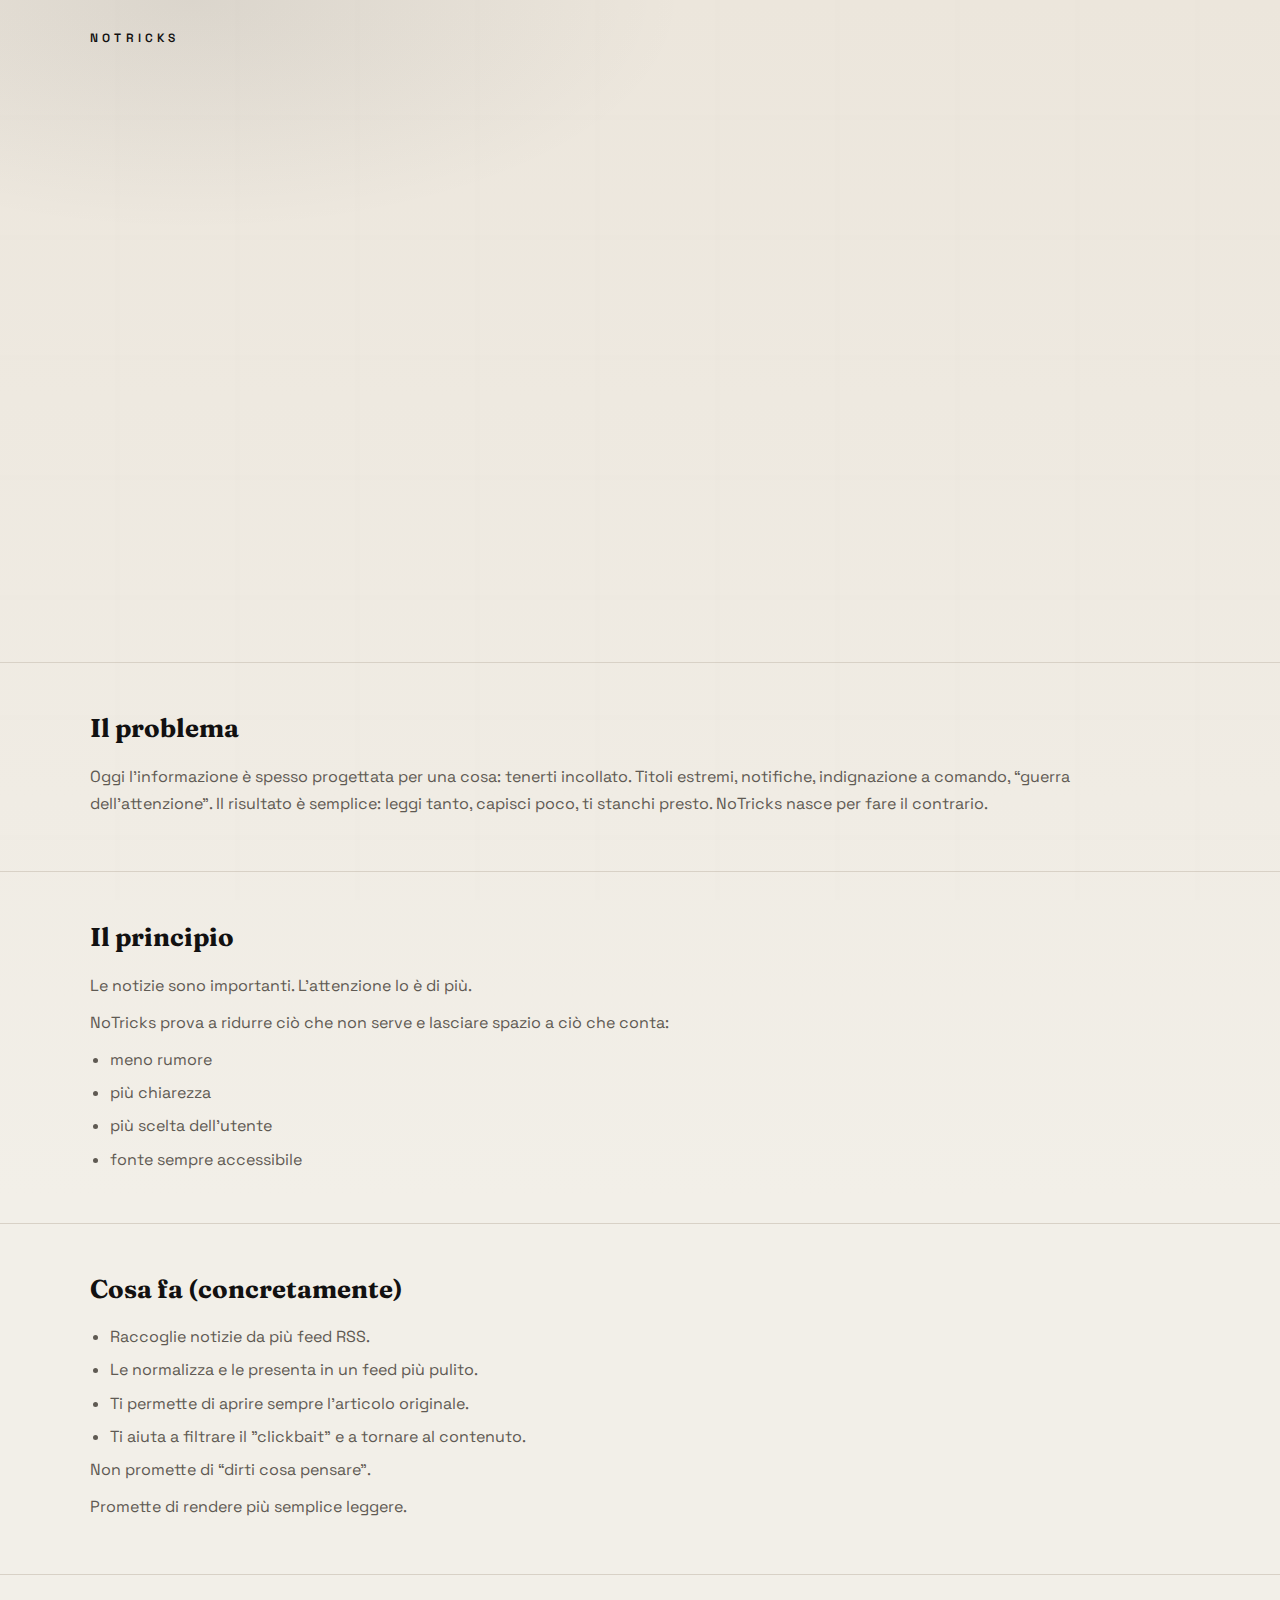
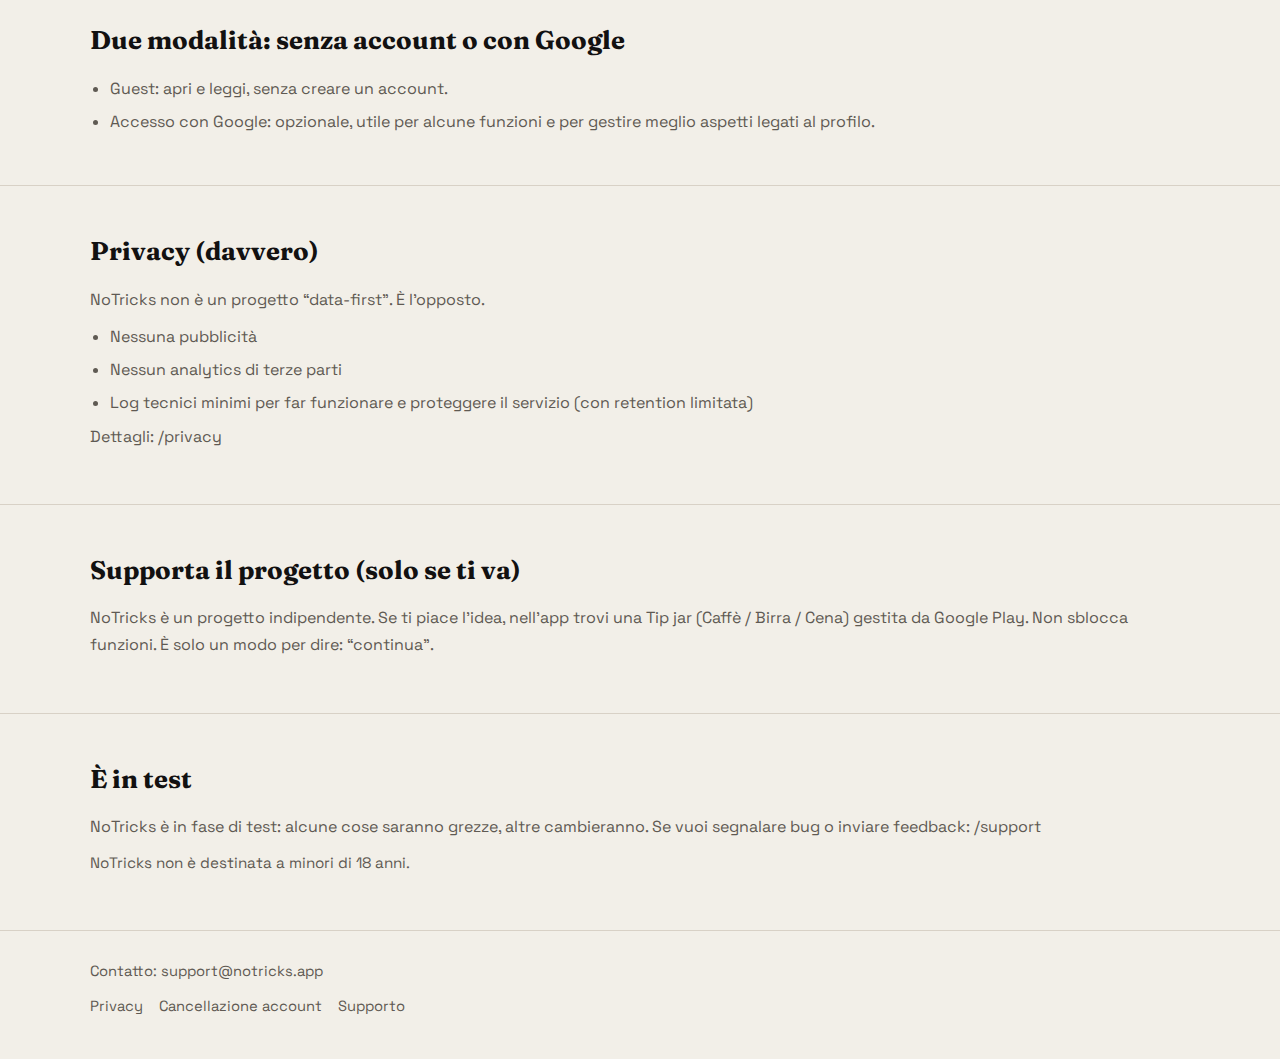
<file: index.html>
<!DOCTYPE html>
<html lang="it">
    <head>
        <meta charset="utf-8" />
        <meta name="viewport" content="width=device-width, initial-scale=1" />
        <title>NoTricks — Informarsi senza farsi usare</title>
        <meta name="description" content="NoTricks è un'app Android per leggere notizie da feed RSS con meno rumore e più controllo." />
        <link rel="canonical" href="https://notricks.app/" />
        <link rel="apple-touch-icon" sizes="180x180" href="/assets/apple-touch-icon.png" />
        <link rel="icon" href="/assets/favicon.ico" sizes="any" />
        <link rel="icon" type="image/png" sizes="32x32" href="/assets/favicon_32.png" />
        <link rel="icon" type="image/svg+xml" href="/assets/notricks_logo.svg" />
        <meta property="og:title" content="NoTricks. Informarsi senza farsi usare." />
        <meta property="og:site_name" content="NoTricks" />
        <meta property="og:description" content="Un'app Android per leggere notizie da feed RSS con meno rumore e più controllo." />
        <meta property="og:url" content="https://notricks.app/" />
        <meta property="og:type" content="website" />
        <meta property="og:image" content="https://notricks.app/assets/og-image.svg" />
        <meta name="twitter:card" content="summary_large_image" />
        <link rel="stylesheet" href="/assets/site.v2.css" />
    </head>
    <body>
        <div class="page">
            <header>
                <div class="container">
                    <div class="brand">NoTricks</div>
                </div>
            </header>

            <main>
                <section class="hero">
                    <div class="container hero-grid">
                        <div class="fade-up">
                            <p class="kicker">Just facts.</p>
                            <h1>NoTricks. Informarsi senza farsi usare.</h1>
                            <p class="subtitle">
                                Un'app Android per leggere notizie da feed RSS con meno rumore e più controllo. Niente titoli urlati come unica strategia. Niente infinite distrazioni. Solo notizie,
                                leggibili, con la fonte al centro.
                            </p>
                            <div class="cta-row">
                                <button class="button-primary" type="button" data-modal-open>Scarica NoTricks</button>
                                <nav class="quick-links" aria-label="Link rapidi">
                                    <a href="/privacy">Privacy</a>
                                    <a href="/delete-account">Cancellazione account</a>
                                    <a href="/support">Supporto</a>
                                </nav>
                            </div>
                        </div>
                        <aside class="hero-card fade-up fade-delay-2">
                            <h2>Funzioni principali</h2>
                            <ul>
                                <li>Feed notizie e dettaglio</li>
                                <li>Apri la fonte originale</li>
                                <li>Condivisione</li>
                                <li>Salvati (solo sul telefono)</li>
                            </ul>
                        </aside>
                    </div>
                </section>

                <section class="section">
                    <div class="container">
                        <h2>Il problema</h2>
                        <p>
                            Oggi l’informazione è spesso progettata per una cosa: tenerti incollato. Titoli estremi, notifiche, indignazione a comando, “guerra dell’attenzione”. Il risultato è
                            semplice: leggi tanto, capisci poco, ti stanchi presto. NoTricks nasce per fare il contrario.
                        </p>
                    </div>
                </section>

                <section class="section">
                    <div class="container">
                        <h2>Il principio</h2>
                        <p>Le notizie sono importanti. L’attenzione lo è di più.</p>
                        <p>NoTricks prova a ridurre ciò che non serve e lasciare spazio a ciò che conta:</p>
                        <ul>
                            <li>meno rumore</li>
                            <li>più chiarezza</li>
                            <li>più scelta dell’utente</li>
                            <li>fonte sempre accessibile</li>
                        </ul>
                    </div>
                </section>

                <section class="section">
                    <div class="container">
                        <h2>Cosa fa (concretamente)</h2>
                        <ul>
                            <li>Raccoglie notizie da più feed RSS.</li>
                            <li>Le normalizza e le presenta in un feed più pulito.</li>
                            <li>Ti permette di aprire sempre l'articolo originale.</li>
                            <li>Ti aiuta a filtrare il "clickbait" e a tornare al contenuto.</li>
                        </ul>
                        <p>Non promette di “dirti cosa pensare”.</p>
                        <p>Promette di rendere più semplice leggere.</p>
                    </div>
                </section>

                <section class="section">
                    <div class="container">
                        <h2>Due modalità: senza account o con Google</h2>
                        <ul>
                            <li>Guest: apri e leggi, senza creare un account.</li>
                            <li> Accesso con Google: opzionale, utile per alcune funzioni e per gestire meglio aspetti legati al profilo. </li>
                        </ul>
                    </div>
                </section>

                <section class="section">
                    <div class="container">
                        <h2>Privacy (davvero)</h2>
                        <p>NoTricks non è un progetto “data-first”. È l’opposto.</p>
                        <ul>
                            <li>Nessuna pubblicità</li>
                            <li>Nessun analytics di terze parti</li>
                            <li>Log tecnici minimi per far funzionare e proteggere il servizio (con retention limitata)</li>
                        </ul>
                        <p>Dettagli: <a href="/privacy">/privacy</a></p>
                    </div>
                </section>

                <section class="section">
                    <div class="container">
                        <h2>Supporta il progetto (solo se ti va)</h2>
                        <p>
                            NoTricks è un progetto indipendente. Se ti piace l’idea, nell’app trovi una Tip jar (Caffè / Birra / Cena) gestita da Google Play. Non sblocca funzioni. È solo un modo per
                            dire: “continua”.
                        </p>
                    </div>
                </section>

                <section class="section">
                    <div class="container">
                        <h2>È in test</h2>
                        <p> NoTricks è in fase di test: alcune cose saranno grezze, altre cambieranno. Se vuoi segnalare bug o inviare feedback: <a href="/support">/support</a> </p>
                        <p class="note">NoTricks non è destinata a minori di 18 anni.</p>
                    </div>
                </section>
            </main>

            <footer>
                <div class="container">
                    <div>Contatto: support@notricks.app</div>
                    <div class="footer-links">
                        <a href="/privacy">Privacy</a>
                        <a href="/delete-account">Cancellazione account</a>
                        <a href="/support">Supporto</a>
                    </div>
                </div>
            </footer>
        </div>
        <div class="modal-backdrop" data-modal-backdrop hidden>
            <div class="modal" role="dialog" aria-modal="true" aria-labelledby="modal-title" aria-describedby="modal-body">
                <div class="modal-card">
                    <h2 id="modal-title">Ci siamo quasi</h2>
                    <p id="modal-body" aria-live="polite">
                        Il programma di test non è ancora pronto, ma manca pochissimo.
                        Se vuoi, scrivici a <a href="mailto:support@notricks.app?subject=Richiesta%20accesso%20test%20NoTricks">support@notricks.app</a> e ti aggiorniamo appena parte.
                    </p>
                    <div class="modal-actions">
                        <button class="button-secondary" type="button" data-modal-close>Chiudi</button>
                    </div>
                </div>
            </div>
        </div>
        <script>
            (function () {
                var openBtn = document.querySelector("[data-modal-open]");
                var closeBtn = document.querySelector("[data-modal-close]");
                var backdrop = document.querySelector("[data-modal-backdrop]");
                var modal = backdrop ? backdrop.querySelector(".modal") : null;
                if (!openBtn || !closeBtn || !backdrop || !modal) return;
                var lastFocused = null;

                function getFocusable(container) {
                    return Array.prototype.slice.call(
                        container.querySelectorAll('a[href], button:not([disabled]), [tabindex="0"]')
                    );
                }

                function openModal() {
                    backdrop.hidden = false;
                    document.body.classList.add("modal-open");
                    lastFocused = document.activeElement;
                    closeBtn.focus();
                }

                function closeModal() {
                    backdrop.hidden = true;
                    document.body.classList.remove("modal-open");
                    if (lastFocused && typeof lastFocused.focus === "function") {
                        lastFocused.focus();
                    } else {
                        openBtn.focus();
                    }
                }

                openBtn.addEventListener("click", openModal);
                closeBtn.addEventListener("click", closeModal);
                backdrop.addEventListener("click", function (event) {
                    if (event.target === backdrop) closeModal();
                });
                document.addEventListener("keydown", function (event) {
                    if (event.key === "Tab" && !backdrop.hidden) {
                        var focusable = getFocusable(modal);
                        if (focusable.length === 0) return;
                        var first = focusable[0];
                        var last = focusable[focusable.length - 1];
                        if (event.shiftKey && document.activeElement === first) {
                            event.preventDefault();
                            last.focus();
                        } else if (!event.shiftKey && document.activeElement === last) {
                            event.preventDefault();
                            first.focus();
                        }
                    }
                    if (event.key === "Escape" && !backdrop.hidden) closeModal();
                });
            })();
        </script>
    </body>
</html>
</file>
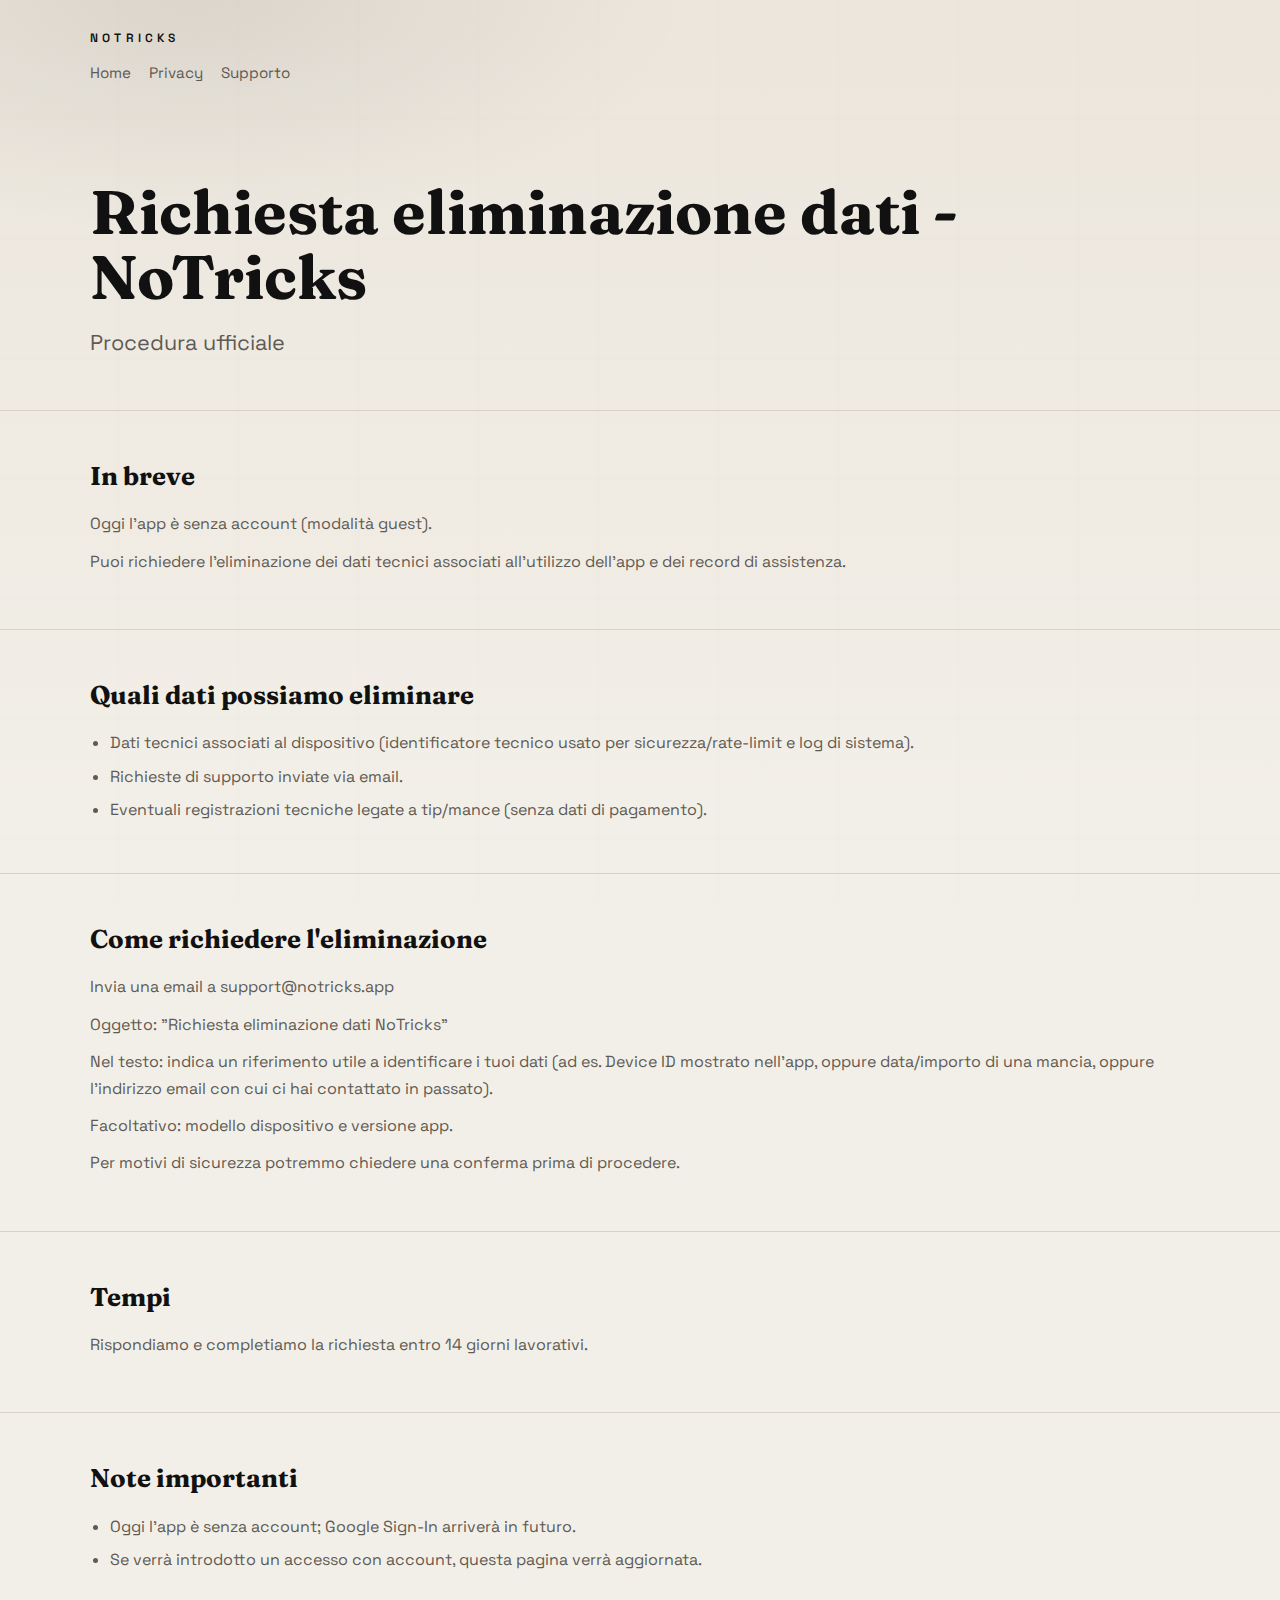
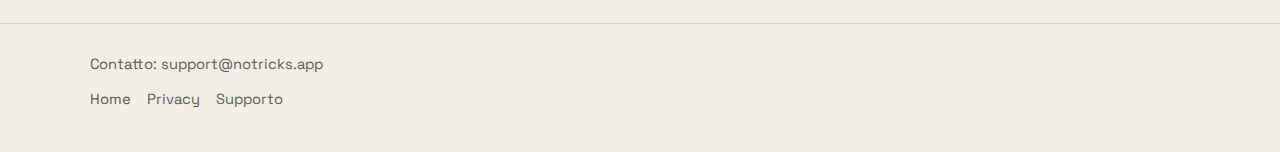
<file: delete-account/index.html>
<!doctype html>
<html lang="it">
    <head>
        <meta charset="utf-8" />
        <meta name="viewport" content="width=device-width, initial-scale=1" />
        <title>Richiesta eliminazione dati - NoTricks</title>
        <meta name="description" content="Procedura di richiesta eliminazione dati per NoTricks, con tempi e informazioni utili." />
        <link rel="canonical" href="https://notricks.app/delete-account" />
        <meta property="og:title" content="Richiesta eliminazione dati - NoTricks" />
        <meta property="og:site_name" content="NoTricks" />
        <meta property="og:description" content="Procedura di richiesta eliminazione dati per NoTricks, con tempi e informazioni utili." />
        <meta property="og:url" content="https://notricks.app/delete-account" />
        <meta property="og:type" content="website" />
        <meta property="og:image" content="https://notricks.app/assets/og-image.svg" />
        <meta name="twitter:card" content="summary_large_image" />
        <link rel="apple-touch-icon" sizes="180x180" href="/assets/apple-touch-icon.png" />
        <link rel="icon" href="/assets/favicon.ico" sizes="any" />
        <link rel="icon" type="image/png" sizes="32x32" href="/assets/favicon_32.png" />
        <link rel="icon" type="image/svg+xml" href="/assets/notricks_logo.svg" />
        <link rel="stylesheet" href="/assets/site.v2.css" />
    </head>
    <body>
        <div class="page">
            <header>
                <div class="container">
                    <div class="brand">NoTricks</div>
                    <nav class="nav" aria-label="Navigazione">
                        <a href="/">Home</a>
                        <a href="/privacy">Privacy</a>
                        <a href="/support">Supporto</a>
                    </nav>
                </div>
            </header>

            <main>
                <section class="hero">
                    <div class="container">
                        <h1>Richiesta eliminazione dati - NoTricks</h1>
                        <p class="subtitle">Procedura ufficiale</p>
                    </div>
                </section>

                <section class="section">
                    <div class="container">
                        <h2>In breve</h2>
                        <p>Oggi l’app è senza account (modalità guest).</p>
                        <p>Puoi richiedere l'eliminazione dei dati tecnici associati all'utilizzo dell'app e dei record di assistenza.</p>
                    </div>
                </section>

                <section class="section">
                    <div class="container">
                        <h2>Quali dati possiamo eliminare</h2>
                        <ul>
                            <li>Dati tecnici associati al dispositivo (identificatore tecnico usato per sicurezza/rate-limit e log di sistema).</li>
                            <li>Richieste di supporto inviate via email.</li>
                            <li>Eventuali registrazioni tecniche legate a tip/mance (senza dati di pagamento).</li>
                        </ul>
                    </div>
                </section>

                <section class="section">
                    <div class="container">
                        <h2>Come richiedere l'eliminazione</h2>
                        <p>Invia una email a <a href="mailto:support@notricks.app">support@notricks.app</a></p>
                        <p>Oggetto: "Richiesta eliminazione dati NoTricks"</p>
                        <p
                            >Nel testo: indica un riferimento utile a identificare i tuoi dati (ad es. Device ID mostrato nell'app, oppure data/importo di una mancia, oppure l'indirizzo email con cui
                            ci hai contattato in passato).</p
                        >
                        <p>Facoltativo: modello dispositivo e versione app.</p>
                        <p>Per motivi di sicurezza potremmo chiedere una conferma prima di procedere.</p>
                    </div>
                </section>

                <section class="section">
                    <div class="container">
                        <h2>Tempi</h2>
                        <p>Rispondiamo e completiamo la richiesta entro 14 giorni lavorativi.</p>
                    </div>
                </section>

                <section class="section">
                    <div class="container">
                        <h2>Note importanti</h2>
                        <ul>
                            <li>Oggi l’app è senza account; Google Sign-In arriverà in futuro.</li>
                            <li>Se verrà introdotto un accesso con account, questa pagina verrà aggiornata.</li>
                        </ul>
                    </div>
                </section>
            </main>

            <footer>
                <div class="container">
                    <div>Contatto: <a href="mailto:support@notricks.app">support@notricks.app</a></div>
                    <div class="footer-links">
                        <a href="/">Home</a>
                        <a href="/privacy">Privacy</a>
                        <a href="/support">Supporto</a>
                    </div>
                </div>
            </footer>
        </div>
    </body>
</html>
</file>
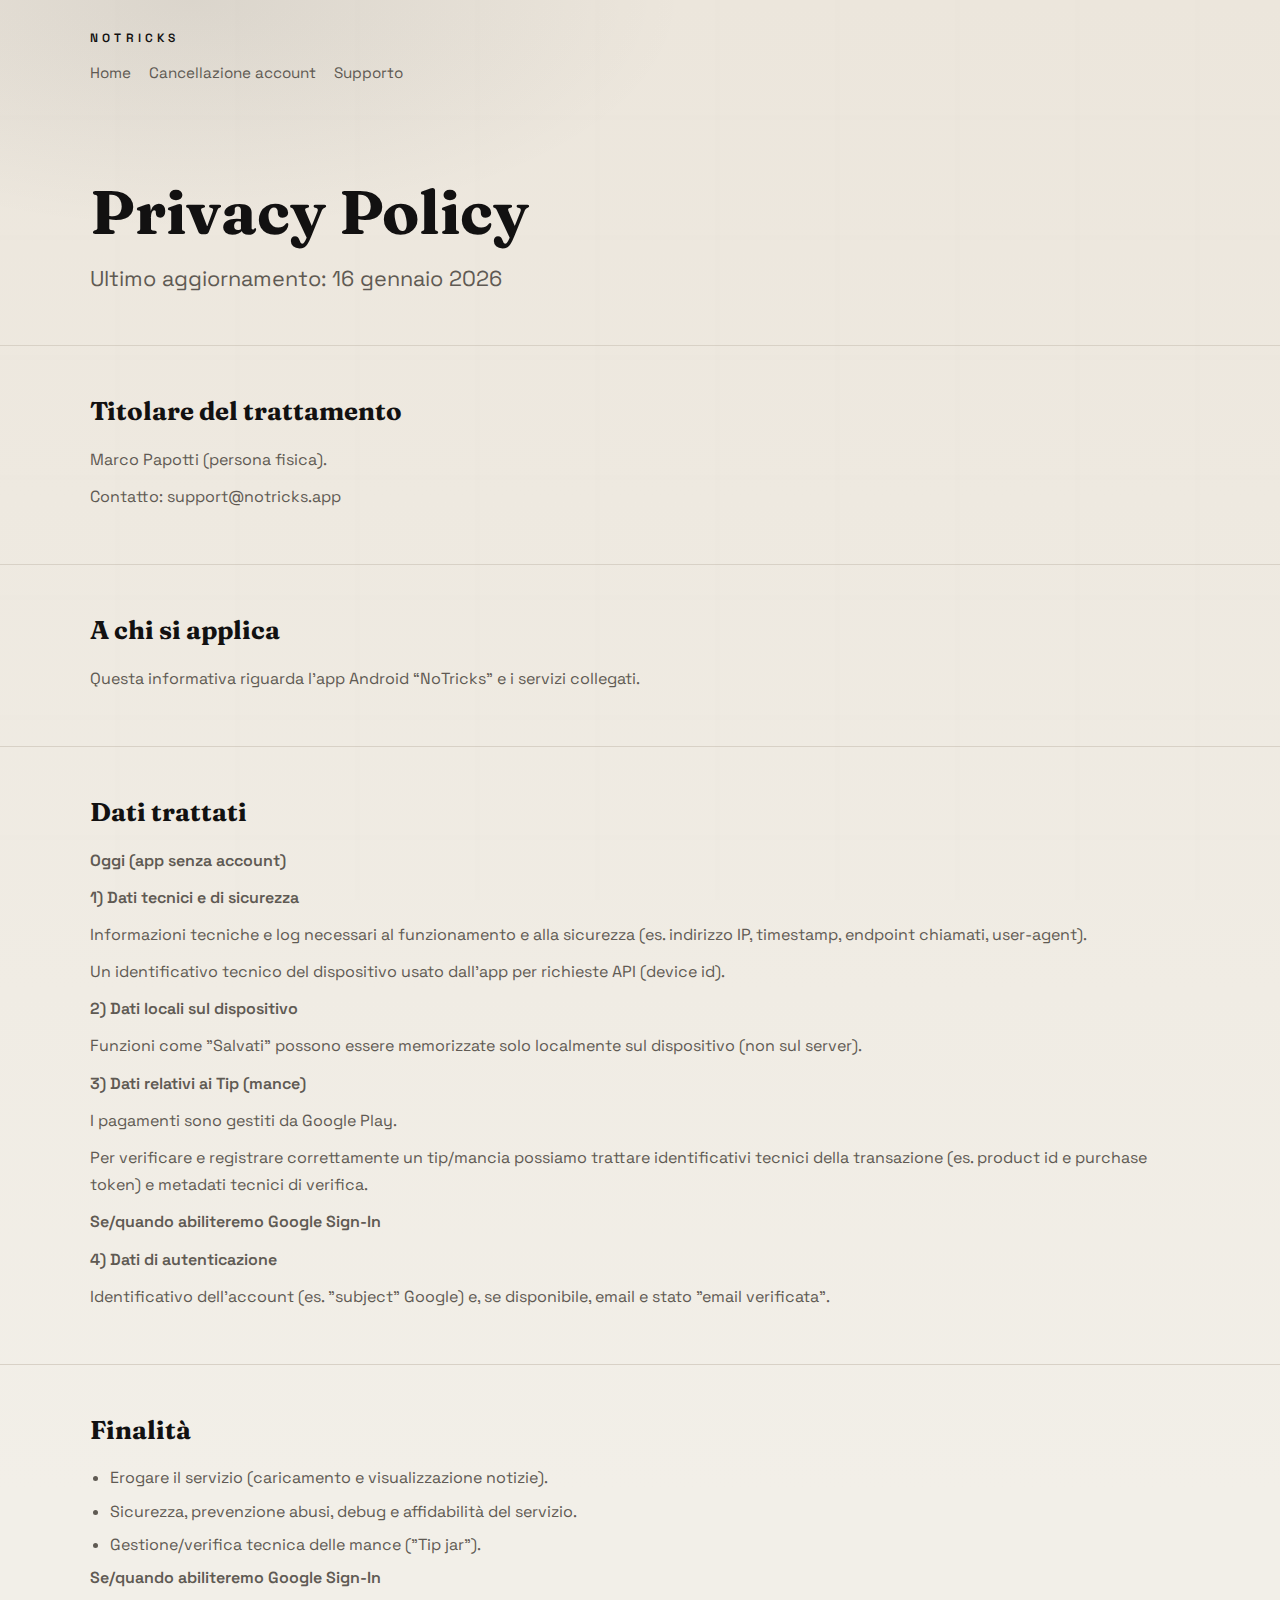
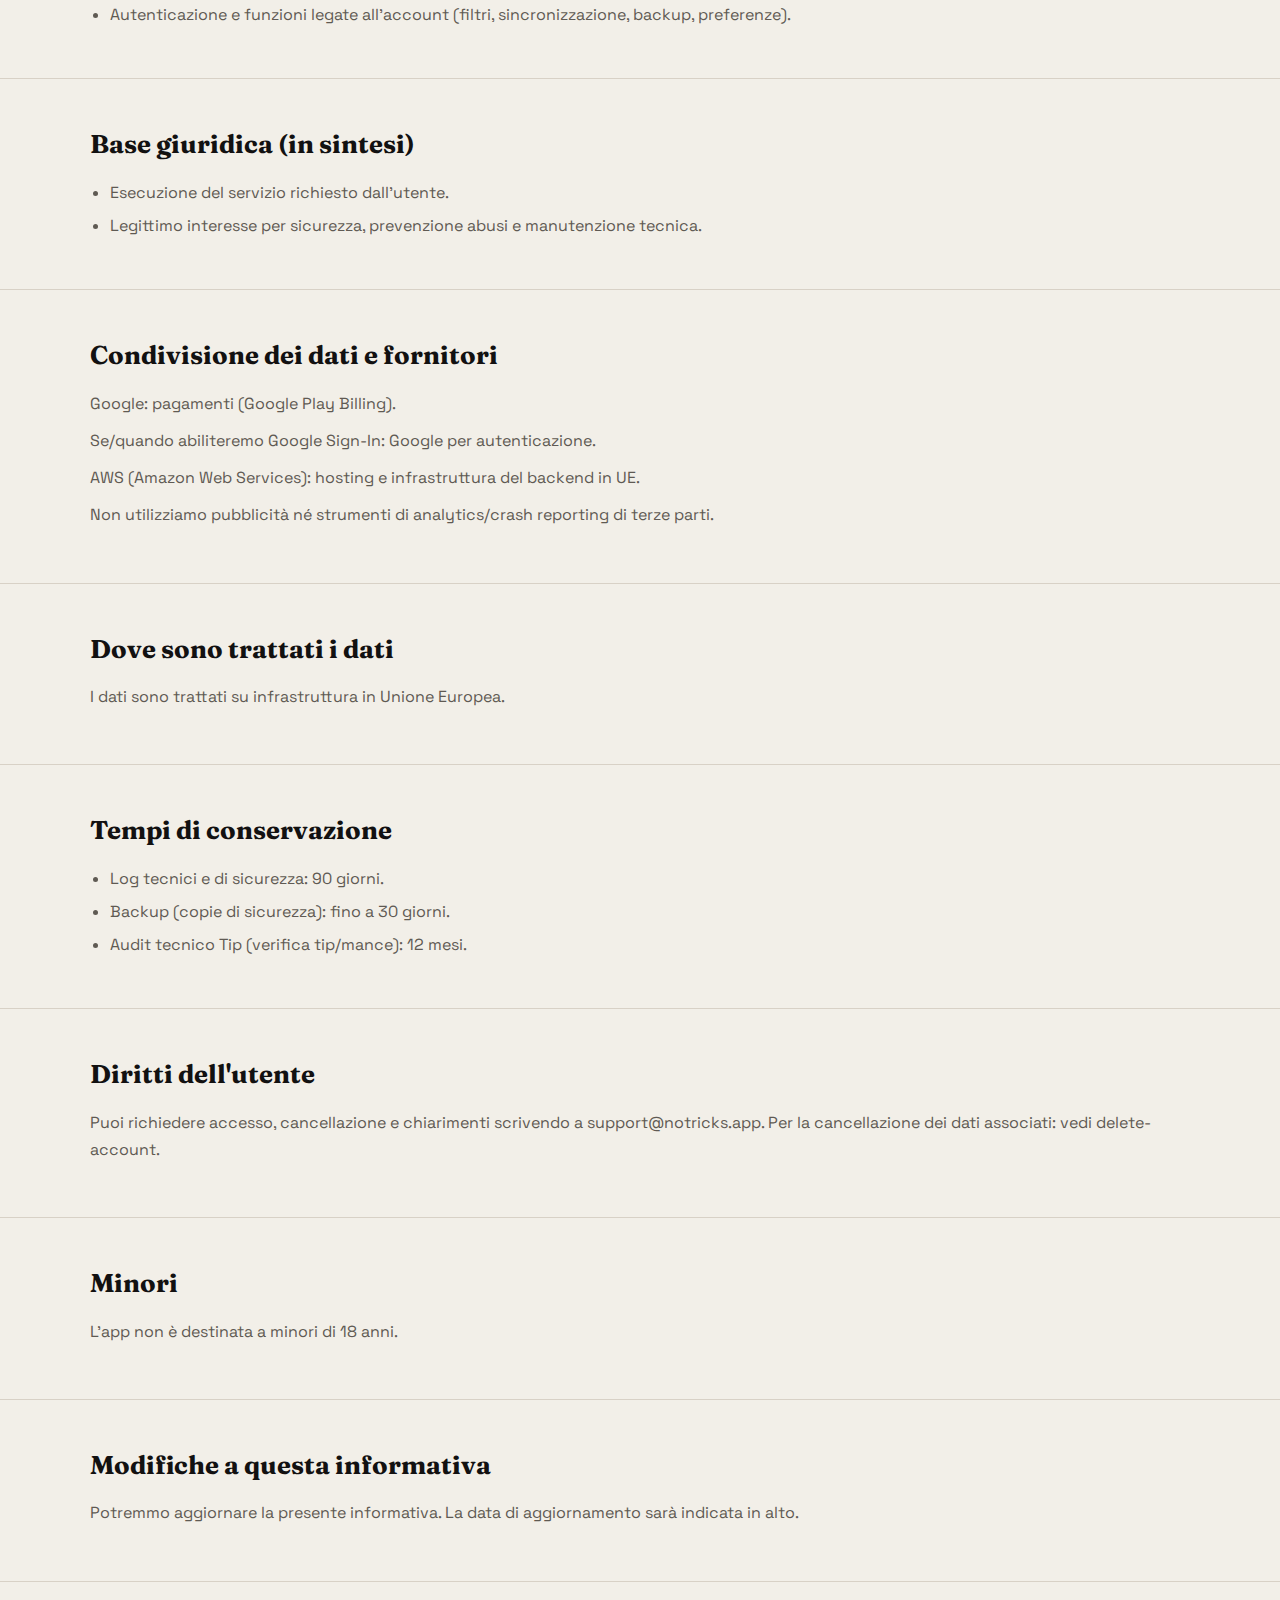
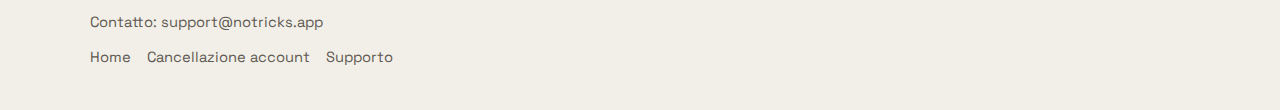
<file: privacy/index.html>
<!doctype html>
<html lang="it">
    <head>
        <meta charset="utf-8" />
        <meta name="viewport" content="width=device-width, initial-scale=1" />
        <title>Privacy Policy — NoTricks</title>
        <meta name="description" content="Informativa privacy per l'app Android NoTricks, inclusi dati trattati, finalità, conservazione e diritti." />
        <link rel="canonical" href="https://notricks.app/privacy" />
        <meta property="og:title" content="Privacy Policy - NoTricks" />
        <meta property="og:site_name" content="NoTricks" />
        <meta property="og:description" content="Informativa privacy per l'app Android NoTricks, inclusi dati trattati, finalità, conservazione e diritti." />
        <meta property="og:url" content="https://notricks.app/privacy" />
        <meta property="og:type" content="website" />
        <meta property="og:image" content="https://notricks.app/assets/og-image.svg" />
        <meta name="twitter:card" content="summary_large_image" />
        <link rel="apple-touch-icon" sizes="180x180" href="/assets/apple-touch-icon.png" />
        <link rel="icon" href="/assets/favicon.ico" sizes="any" />
        <link rel="icon" type="image/png" sizes="32x32" href="/assets/favicon_32.png" />
        <link rel="icon" type="image/svg+xml" href="/assets/notricks_logo.svg" />
        <link rel="stylesheet" href="/assets/site.v2.css" />
    </head>
    <body>
        <div class="page">
            <header>
                <div class="container">
                    <div class="brand">NoTricks</div>
                    <nav class="nav" aria-label="Navigazione">
                        <a href="/">Home</a>
                        <a href="/delete-account">Cancellazione account</a>
                        <a href="/support">Supporto</a>
                    </nav>
                </div>
            </header>

            <main>
                <section class="hero">
                    <div class="container">
                        <h1>Privacy Policy</h1>
                        <p class="subtitle">Ultimo aggiornamento: 16 gennaio 2026</p>
                    </div>
                </section>

                <section class="section">
                    <div class="container card">
                        <h2 class="small-title">Titolare del trattamento</h2>
                        <p>Marco Papotti (persona fisica).</p>
                        <p>Contatto: <a href="mailto:support@notricks.app">support@notricks.app</a></p>
                    </div>
                </section>

                <section class="section">
                    <div class="container">
                        <h2>A chi si applica</h2>
                        <p>Questa informativa riguarda l’app Android “NoTricks” e i servizi collegati.</p>
                    </div>
                </section>

                <section class="section">
                    <div class="container">
                        <h2>Dati trattati</h2>
                        <p><strong>Oggi (app senza account)</strong></p>
                        <p><strong>1) Dati tecnici e di sicurezza</strong></p>
                        <p> Informazioni tecniche e log necessari al funzionamento e alla sicurezza (es. indirizzo IP, timestamp, endpoint chiamati, user-agent). </p>
                        <p>Un identificativo tecnico del dispositivo usato dall'app per richieste API (device id).</p>
                        <p><strong>2) Dati locali sul dispositivo</strong></p>
                        <p> Funzioni come "Salvati" possono essere memorizzate solo localmente sul dispositivo (non sul server). </p>
                        <p><strong>3) Dati relativi ai Tip (mance)</strong></p>
                        <p>I pagamenti sono gestiti da Google Play.</p>
                        <p>
                            Per verificare e registrare correttamente un tip/mancia possiamo trattare identificativi tecnici della transazione (es. product id e purchase token) e metadati tecnici di
                            verifica.
                        </p>
                        <p><strong>Se/quando abiliteremo Google Sign-In</strong></p>
                        <p><strong>4) Dati di autenticazione</strong></p>
                        <p> Identificativo dell'account (es. "subject" Google) e, se disponibile, email e stato "email verificata". </p>
                    </div>
                </section>

                <section class="section">
                    <div class="container">
                        <h2>Finalità</h2>
                        <ul>
                            <li>Erogare il servizio (caricamento e visualizzazione notizie).</li>
                            <li>Sicurezza, prevenzione abusi, debug e affidabilità del servizio.</li>
                            <li>Gestione/verifica tecnica delle mance ("Tip jar").</li>
                        </ul>
                        <p><strong>Se/quando abiliteremo Google Sign-In</strong></p>
                        <ul>
                            <li>Autenticazione e funzioni legate all’account (filtri, sincronizzazione, backup, preferenze).</li>
                        </ul>
                    </div>
                </section>

                <section class="section">
                    <div class="container">
                        <h2>Base giuridica (in sintesi)</h2>
                        <ul>
                            <li>Esecuzione del servizio richiesto dall’utente.</li>
                            <li>Legittimo interesse per sicurezza, prevenzione abusi e manutenzione tecnica.</li>
                        </ul>
                    </div>
                </section>

                <section class="section">
                    <div class="container">
                        <h2>Condivisione dei dati e fornitori</h2>
                        <p>Google: pagamenti (Google Play Billing).</p>
                        <p>Se/quando abiliteremo Google Sign-In: Google per autenticazione.</p>
                        <p>AWS (Amazon Web Services): hosting e infrastruttura del backend in UE.</p>
                        <p>Non utilizziamo pubblicità né strumenti di analytics/crash reporting di terze parti.</p>
                    </div>
                </section>

                <section class="section">
                    <div class="container">
                        <h2>Dove sono trattati i dati</h2>
                        <p>I dati sono trattati su infrastruttura in Unione Europea.</p>
                    </div>
                </section>

                <section class="section">
                    <div class="container">
                        <h2>Tempi di conservazione</h2>
                        <ul>
                            <li>Log tecnici e di sicurezza: 90 giorni.</li>
                            <li>Backup (copie di sicurezza): fino a 30 giorni.</li>
                            <li>Audit tecnico Tip (verifica tip/mance): 12 mesi.</li>
                        </ul>
                    </div>
                </section>

                <section class="section">
                    <div class="container">
                        <h2>Diritti dell'utente</h2>
                        <p>
                            Puoi richiedere accesso, cancellazione e chiarimenti scrivendo a <a href="mailto:support@notricks.app">support@notricks.app</a>. Per la cancellazione dei dati associati:
                            vedi <a href="/delete-account">delete-account</a>.
                        </p>
                    </div>
                </section>

                <section class="section">
                    <div class="container">
                        <h2>Minori</h2>
                        <p>L’app non è destinata a minori di 18 anni.</p>
                    </div>
                </section>

                <section class="section">
                    <div class="container">
                        <h2>Modifiche a questa informativa</h2>
                        <p>Potremmo aggiornare la presente informativa. La data di aggiornamento sarà indicata in alto.</p>
                    </div>
                </section>
            </main>

            <footer>
                <div class="container">
                    <div>Contatto: <a href="mailto:support@notricks.app">support@notricks.app</a></div>
                    <div class="footer-links">
                        <a href="/">Home</a>
                        <a href="/delete-account">Cancellazione account</a>
                        <a href="/support">Supporto</a>
                    </div>
                </div>
            </footer>
        </div>
    </body>
</html>
</file>
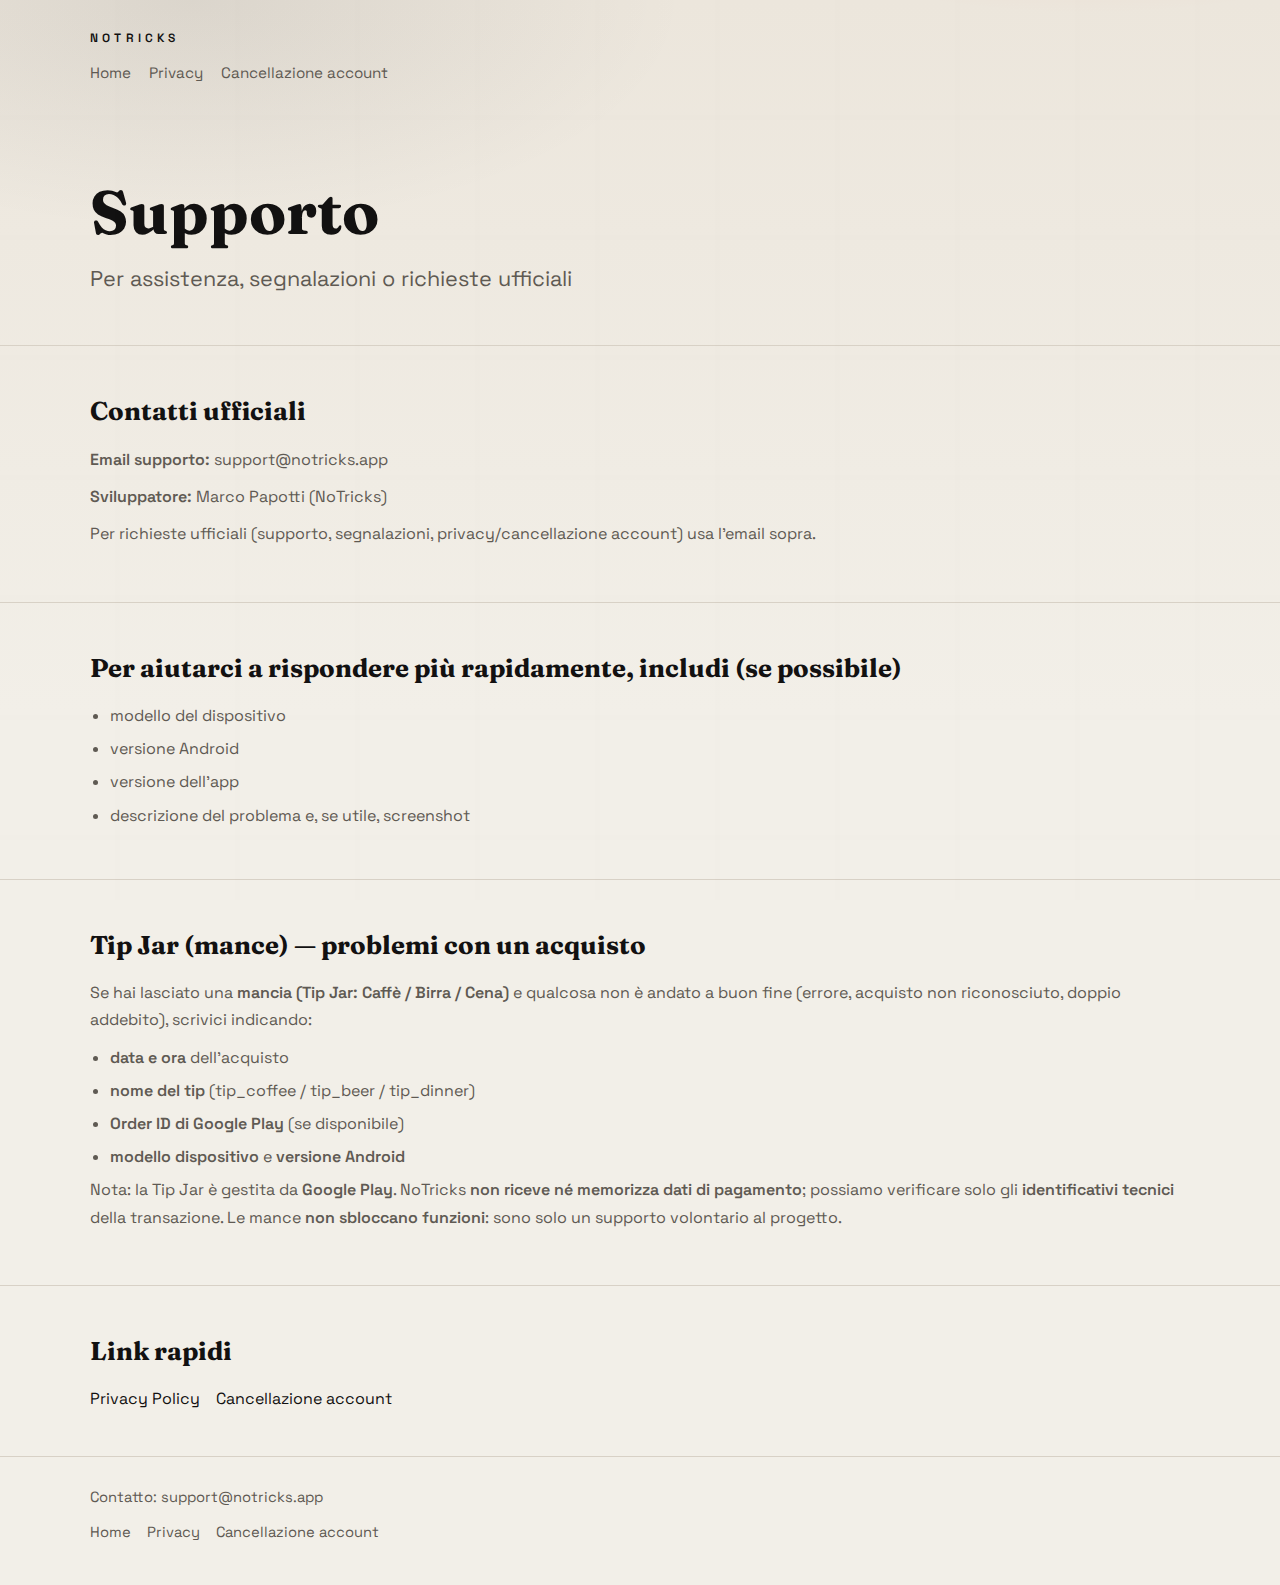
<file: support/index.html>
<!doctype html>
<html lang="it">
    <head>
        <meta charset="utf-8" />
        <meta name="viewport" content="width=device-width, initial-scale=1" />
        <title>Supporto — NoTricks</title>
        <meta name="description" content="Contatti e indicazioni per assistenza, segnalazioni e richieste privacy per NoTricks." />
        <link rel="canonical" href="https://notricks.app/support" />
        <meta property="og:title" content="Supporto - NoTricks" />
        <meta property="og:site_name" content="NoTricks" />
        <meta property="og:description" content="Contatti e indicazioni per assistenza, segnalazioni e richieste privacy per NoTricks." />
        <meta property="og:url" content="https://notricks.app/support" />
        <meta property="og:type" content="website" />
        <meta property="og:image" content="https://notricks.app/assets/og-image.svg" />
        <meta name="twitter:card" content="summary_large_image" />
        <link rel="apple-touch-icon" sizes="180x180" href="/assets/apple-touch-icon.png" />
        <link rel="icon" href="/assets/favicon.ico" sizes="any" />
        <link rel="icon" type="image/png" sizes="32x32" href="/assets/favicon_32.png" />
        <link rel="icon" type="image/svg+xml" href="/assets/notricks_logo.svg" />
        <link rel="stylesheet" href="/assets/site.v2.css" />
    </head>
    <body>
        <div class="page">
            <header>
                <div class="container">
                    <div class="brand">NoTricks</div>
                    <nav class="nav" aria-label="Navigazione">
                        <a href="/">Home</a>
                        <a href="/privacy">Privacy</a>
                        <a href="/delete-account">Cancellazione account</a>
                    </nav>
                </div>
            </header>

            <main>
                <section class="hero">
                    <div class="container">
                        <h1>Supporto</h1>
                        <p class="subtitle">Per assistenza, segnalazioni o richieste ufficiali</p>
                    </div>
                </section>

                <section class="section">
                    <div class="container">
                        <h2>Contatti ufficiali</h2>
                        <p><strong>Email supporto:</strong> <a href="mailto:support@notricks.app">support@notricks.app</a></p>
                        <p><strong>Sviluppatore:</strong> Marco Papotti (NoTricks)</p>
                        <p>Per richieste ufficiali (supporto, segnalazioni, privacy/cancellazione account) usa l'email sopra.</p>
                    </div>
                </section>

                <section class="section">
                    <div class="container">
                        <h2>Per aiutarci a rispondere più rapidamente, includi (se possibile)</h2>
                        <ul>
                            <li>modello del dispositivo</li>
                            <li>versione Android</li>
                            <li>versione dell’app</li>
                            <li>descrizione del problema e, se utile, screenshot</li>
                        </ul>
                    </div>
                </section>
                <section class="section">
                    <div class="container">
                        <h2>Tip Jar (mance) — problemi con un acquisto</h2>

                        <p>
                            Se hai lasciato una <strong>mancia (Tip Jar: Caffè / Birra / Cena)</strong> e qualcosa non è andato a buon fine (errore, acquisto non riconosciuto, doppio addebito),
                            scrivici indicando:
                        </p>

                        <ul>
                            <li><strong>data e ora</strong> dell’acquisto</li>
                            <li><strong>nome del tip</strong> (tip_coffee / tip_beer / tip_dinner)</li>
                            <li><strong>Order ID di Google Play</strong> (se disponibile)</li>
                            <li><strong>modello dispositivo</strong> e <strong>versione Android</strong></li>
                        </ul>

                        <p>
                            Nota: la Tip Jar è gestita da <strong>Google Play</strong>. NoTricks <strong>non riceve né memorizza dati di pagamento</strong>; possiamo verificare solo gli
                            <strong>identificativi tecnici</strong> della transazione. Le mance <strong>non sbloccano funzioni</strong>: sono solo un supporto volontario al progetto.
                        </p>
                    </div>
                </section>

                <section class="section">
                    <div class="container">
                        <h2>Link rapidi</h2>
                        <div class="footer-links">
                            <a href="/privacy">Privacy Policy</a>
                            <a href="/delete-account">Cancellazione account</a>
                        </div>
                    </div>
                </section>
            </main>

            <footer>
                <div class="container">
                    <div>Contatto: <a href="mailto:support@notricks.app">support@notricks.app</a></div>
                    <div class="footer-links">
                        <a href="/">Home</a>
                        <a href="/privacy">Privacy</a>
                        <a href="/delete-account">Cancellazione account</a>
                    </div>
                </div>
            </footer>
        </div>
    </body>
</html>
</file>
<file: assets/site.v2.css>
@font-face {
  font-family: "Fraunces";
  font-style: normal;
  font-weight: 400;
  font-display: swap;
  src: url("/assets/fonts/fraunces-400.ttf") format("truetype");
}

@font-face {
  font-family: "Fraunces";
  font-style: normal;
  font-weight: 600;
  font-display: swap;
  src: url("/assets/fonts/fraunces-600.ttf") format("truetype");
}

@font-face {
  font-family: "Fraunces";
  font-style: normal;
  font-weight: 700;
  font-display: swap;
  src: url("/assets/fonts/fraunces-700.ttf") format("truetype");
}

@font-face {
  font-family: "Space Grotesk";
  font-style: normal;
  font-weight: 400;
  font-display: swap;
  src: url("/assets/fonts/spacegrotesk-400.ttf") format("truetype");
}

@font-face {
  font-family: "Space Grotesk";
  font-style: normal;
  font-weight: 500;
  font-display: swap;
  src: url("/assets/fonts/spacegrotesk-500.ttf") format("truetype");
}

@font-face {
  font-family: "Space Grotesk";
  font-style: normal;
  font-weight: 600;
  font-display: swap;
  src: url("/assets/fonts/spacegrotesk-600.ttf") format("truetype");
}

:root {
  color-scheme: light dark;
  --bg: #f2efe8;
  --bg-strong: #ece6dc;
  --fg: #121111;
  --muted: #5f5a53;
  --accent: #f04a2d;
  --accent-ink: #0b0b0b;
  --line: #d8d1c6;
  --card: #ffffff;
  --shadow: 0 24px 70px rgba(10, 8, 7, 0.12);
  --radius: 22px;
}

@media (prefers-color-scheme: dark) {
  :root {
    --bg: #0f1011;
    --bg-strong: #151719;
    --fg: #f5f1ea;
    --muted: #b7b0a6;
    --accent: #ff6a49;
    --accent-ink: #111111;
    --line: #2a2d31;
    --card: #17191c;
    --shadow: 0 28px 70px rgba(0, 0, 0, 0.45);
  }
}

* {
  box-sizing: border-box;
}

html,
body {
  margin: 0;
  padding: 0;
}

body {
  font-family: "Space Grotesk", "Segoe UI", sans-serif;
  background:
    radial-gradient(850px 420px at 85% -15%, rgba(240, 74, 45, 0.2), transparent 60%),
    radial-gradient(900px 420px at 15% 0%, rgba(18, 17, 17, 0.08), transparent 55%),
    linear-gradient(180deg, var(--bg-strong) 0%, var(--bg) 45%, var(--bg) 100%);
  color: var(--fg);
  line-height: 1.7;
}

@media (prefers-color-scheme: dark) {
  body {
    background:
      radial-gradient(900px 420px at 85% -15%, rgba(255, 106, 73, 0.3), transparent 60%),
      radial-gradient(900px 420px at 10% -10%, rgba(255, 255, 255, 0.06), transparent 55%),
      linear-gradient(180deg, #0b0c0d 0%, var(--bg) 45%, var(--bg) 100%);
  }
}

body::before {
  content: "";
  position: fixed;
  inset: 0;
  background-image:
    linear-gradient(transparent 96%, rgba(0, 0, 0, 0.03) 0),
    linear-gradient(90deg, transparent 96%, rgba(0, 0, 0, 0.03) 0);
  background-size: 120px 120px;
  opacity: 0.18;
  pointer-events: none;
}

@media (prefers-color-scheme: dark) {
  body::before {
    background-image:
      linear-gradient(transparent 96%, rgba(255, 255, 255, 0.05) 0),
      linear-gradient(90deg, transparent 96%, rgba(255, 255, 255, 0.05) 0);
  }
}

a {
  color: inherit;
  text-decoration: none;
}

a:hover {
  color: var(--accent);
}

a:focus-visible,
button:focus-visible {
  outline: 2px solid var(--accent);
  outline-offset: 3px;
}

.page {
  min-height: 100vh;
  display: flex;
  flex-direction: column;
}

.container {
  width: min(1100px, 92vw);
  margin: 0 auto;
}

header {
  padding: 28px 0 12px;
}

.brand {
  font-weight: 600;
  letter-spacing: 0.35em;
  text-transform: uppercase;
  font-size: 0.75rem;
}

.nav {
  display: flex;
  flex-wrap: wrap;
  gap: 18px;
  margin-top: 12px;
  font-size: 0.95rem;
  color: var(--muted);
}


.hero {
  padding: 64px 0 48px;
}

.hero-grid {
  display: grid;
  gap: 32px;
  grid-template-columns: repeat(auto-fit, minmax(260px, 1fr));
  align-items: stretch;
}

.kicker {
  display: inline-flex;
  align-items: center;
  gap: 10px;
  font-size: 0.72rem;
  letter-spacing: 0.35em;
  text-transform: uppercase;
  color: var(--muted);
}

.kicker::before {
  content: "";
  width: 34px;
  height: 1px;
  background: var(--accent);
  display: inline-block;
}

h1,
h2 {
  font-family: "Fraunces", "Times New Roman", serif;
  margin: 0;
}

h1 {
  font-size: clamp(2.8rem, 4.8vw, 4.1rem);
  line-height: 1.05;
  margin-top: 18px;
}

.subtitle {
  font-size: clamp(1.05rem, 2vw, 1.35rem);
  color: var(--muted);
  margin: 16px 0 0;
}

.cta-row {
  display: flex;
  flex-wrap: wrap;
  gap: 14px 22px;
  align-items: center;
  margin-top: 26px;
}

.button-primary {
  display: inline-flex;
  align-items: center;
  justify-content: center;
  padding: 16px 26px;
  border-radius: 999px;
  background: var(--accent);
  color: var(--accent-ink);
  font-weight: 600;
  letter-spacing: 0.01em;
  box-shadow: var(--shadow);
  border: 0;
  transition: transform 180ms ease, box-shadow 180ms ease;
}

.button-primary:hover {
  transform: translateY(-2px);
  box-shadow: 0 26px 75px rgba(10, 8, 7, 0.18);
}

.button-secondary {
  display: inline-flex;
  align-items: center;
  justify-content: center;
  padding: 14px 22px;
  border-radius: 999px;
  background: transparent;
  color: var(--fg);
  font-weight: 600;
  letter-spacing: 0.01em;
  border: 1px solid var(--line);
  transition: transform 180ms ease, box-shadow 180ms ease, border-color 180ms ease;
}

.button-secondary:hover {
  transform: translateY(-1px);
  border-color: var(--accent);
}

.modal-open {
  overflow: hidden;
}

.modal-backdrop {
  position: fixed;
  inset: 0;
  background: rgba(12, 12, 12, 0.55);
  display: grid;
  place-items: center;
  padding: 24px;
  z-index: 1000;
}

.modal-backdrop[hidden] {
  display: none;
}

.modal {
  width: min(560px, 92vw);
}

.modal-card {
  background: var(--card);
  border-radius: 20px;
  border: 1px solid var(--line);
  padding: 26px;
  box-shadow: var(--shadow);
  display: grid;
  gap: 14px;
}

.modal-card h2 {
  margin: 0;
}

.modal-card p {
  margin: 0;
  color: var(--muted);
}

.modal-actions {
  display: flex;
  justify-content: flex-end;
}

.quick-links {
  display: flex;
  gap: 16px;
  flex-wrap: wrap;
  font-size: 0.95rem;
  color: var(--muted);
}

.hero-card {
  background: var(--card);
  border-radius: var(--radius);
  border: 1px solid var(--line);
  padding: 24px;
  box-shadow: var(--shadow);
  display: grid;
  gap: 16px;
  align-content: start;
}

.hero-card h3 {
  font-size: 1.05rem;
  letter-spacing: 0.08em;
  text-transform: uppercase;
  color: var(--muted);
  margin: 0;
}

.hero-card p {
  margin: 0;
  font-size: 1.05rem;
}

.hero-card ul {
  margin: 0;
  padding-left: 18px;
  color: var(--muted);
}

.section {
  padding: 44px 0;
  border-top: 1px solid var(--line);
}

.section h2 {
  font-size: 1.6rem;
  margin-bottom: 12px;
}

.section p {
  margin: 0 0 10px;
  color: var(--muted);
}

.section ul {
  margin: 0;
  padding-left: 20px;
  color: var(--muted);
}

.section li {
  margin-bottom: 6px;
}

.split {
  display: grid;
  gap: 24px;
  grid-template-columns: repeat(auto-fit, minmax(240px, 1fr));
}

.highlight {
  background: linear-gradient(120deg, rgba(240, 74, 45, 0.12), transparent 70%);
  padding: 8px 14px;
  border-radius: 14px;
  display: inline-block;
}

.note {
  font-size: 0.95rem;
  color: var(--muted);
}

footer {
  margin-top: auto;
  padding: 28px 0 40px;
  border-top: 1px solid var(--line);
  font-size: 0.92rem;
  color: var(--muted);
}

.footer-links {
  display: flex;
  gap: 16px;
  flex-wrap: wrap;
  margin-top: 10px;
}

.fade-up {
  animation: fadeUp 700ms ease forwards;
  opacity: 0;
  transform: translateY(12px);
}

.fade-delay-1 {
  animation-delay: 120ms;
}

.fade-delay-2 {
  animation-delay: 220ms;
}

.fade-delay-3 {
  animation-delay: 320ms;
}

@keyframes fadeUp {
  to {
    opacity: 1;
    transform: translateY(0);
  }
}

.small-title {
  font-size: 1.2rem;
  margin: 0 0 14px;
}
</file>
